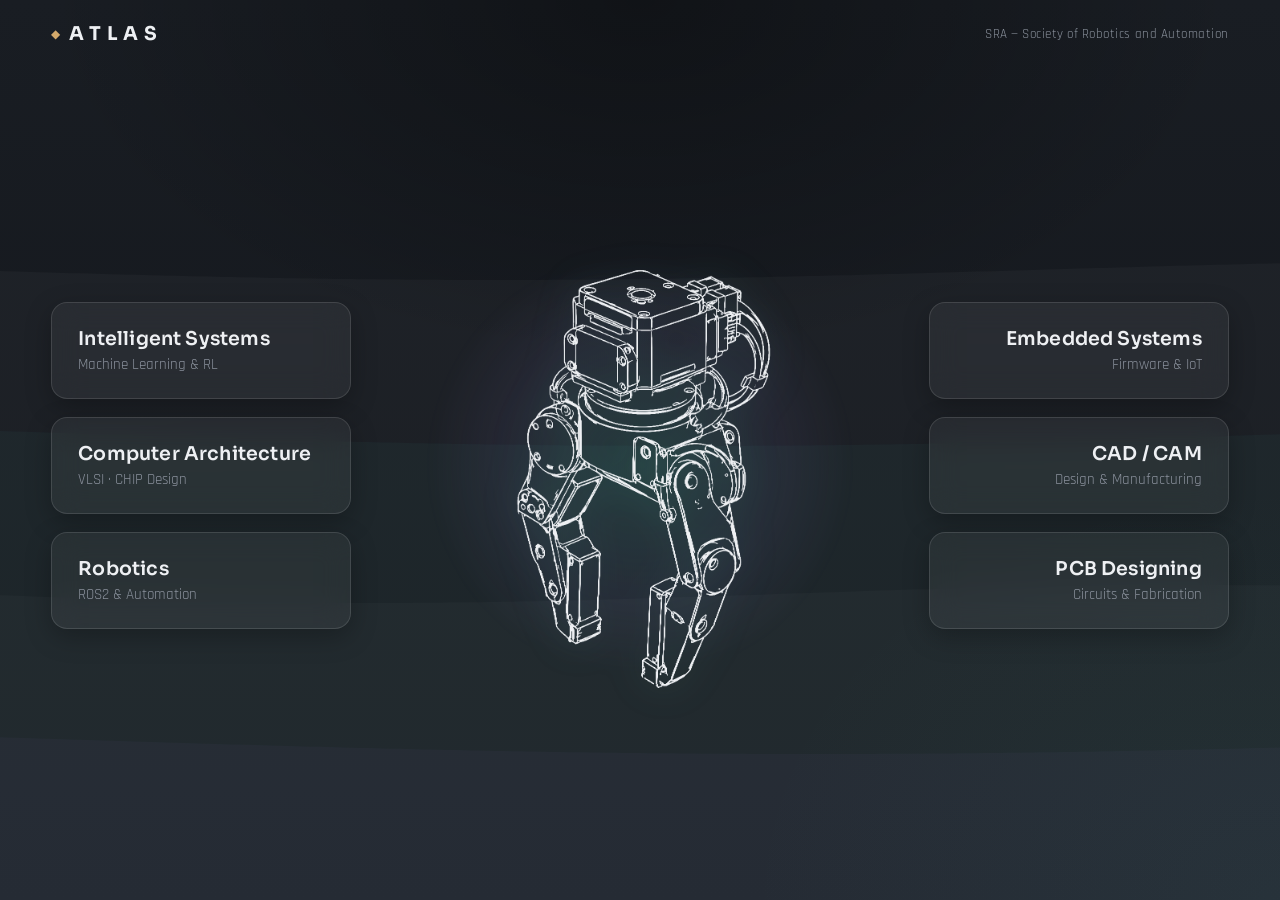
<file: index.html>
<!DOCTYPE html>
<html lang="en">
<head>
<meta charset="UTF-8">
<meta name="viewport" content="width=device-width, initial-scale=1, viewport-fit=cover">
<title>Atlas &mdash; SRA VJTI</title>
<link rel="preconnect" href="https://fonts.googleapis.com">
<link rel="preconnect" href="https://fonts.gstatic.com" crossorigin>
<link href="https://fonts.googleapis.com/css2?family=Sora:wght@500;600;700&family=Rajdhani:wght@400;500;600;700&display=swap" rel="stylesheet">
<link rel="stylesheet" href="css/style.css">
</head>
<body>

<canvas id="waveBg" aria-hidden="true"></canvas>
<div class="grain-veil" aria-hidden="true"></div>

<header class="topbar">
  <div class="brand">
    <span class="brand-mark">&#9670;</span>
    <span class="brand-name">ATLAS</span>
  </div>
  <div class="brand-sub">SRA &mdash; Society of Robotics and Automation</div>
</header>

<main id="heroStage">
  <nav class="rail rail-left" id="railLeft" aria-label="Domains, left"></nav>

  <div class="hero-center">
    <div id="heroGlow" aria-hidden="true"></div>
    <img class="hero-img" src="assets/images/arm.png" alt="Wireframe illustration of a robotic gripper mechanism">
  </div>

  <nav class="rail rail-right" id="railRight" aria-label="Domains, right"></nav>
</main>


<script src="js/wave.js"></script>
<script src="js/main.js"></script>
</body>
</html>
</file>
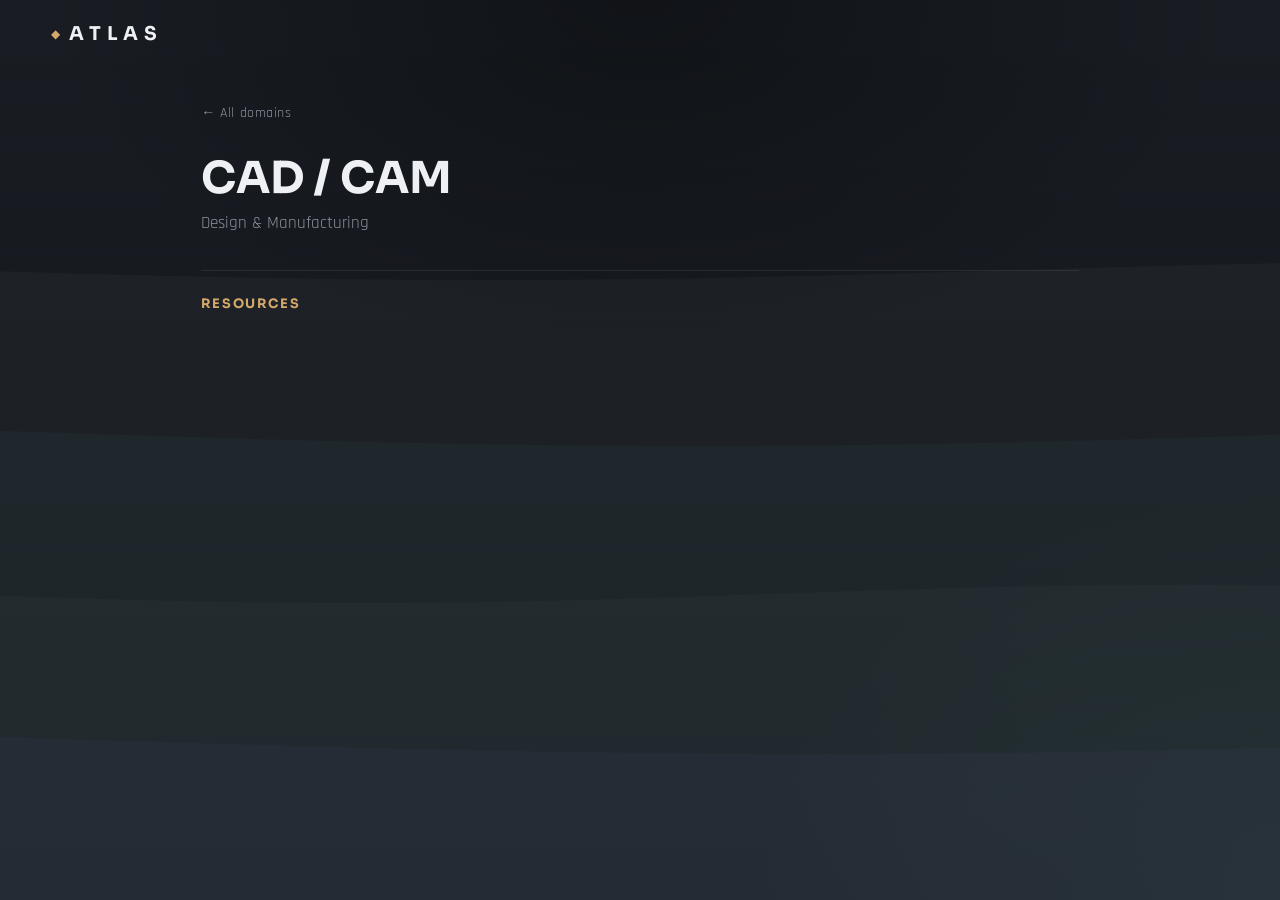
<file: domains/cad-cam.html>
<!DOCTYPE html>
<html lang="en">
<head>
<meta charset="UTF-8">
<meta name="viewport" content="width=device-width, initial-scale=1, viewport-fit=cover">
<title>CAD / CAM &mdash; Atlas</title>
<link rel="preconnect" href="https://fonts.googleapis.com">
<link rel="preconnect" href="https://fonts.gstatic.com" crossorigin>
<link href="https://fonts.googleapis.com/css2?family=Sora:wght@500;600;700&family=Rajdhani:wght@400;500;600;700&display=swap" rel="stylesheet">
<link rel="stylesheet" href="../css/style.css">
</head>
<body>

<canvas id="waveBg" aria-hidden="true"></canvas>
<div class="grain-veil" aria-hidden="true"></div>

<header class="topbar">
  <div class="brand">
    <span class="brand-mark">&#9670;</span>
    <span class="brand-name">ATLAS</span>
  </div>
</header>

<main class="page">
  <a class="back-link" href="../index.html">&larr; All domains</a>
  <h1 class="page-title">CAD / CAM</h1>
  <p class="page-tag">Design &amp; Manufacturing</p>

  <section class="resources">
    <h2>Resources</h2>
  </section>
</main>

<script src="../js/wave.js"></script>
</body>
</html>
</file>
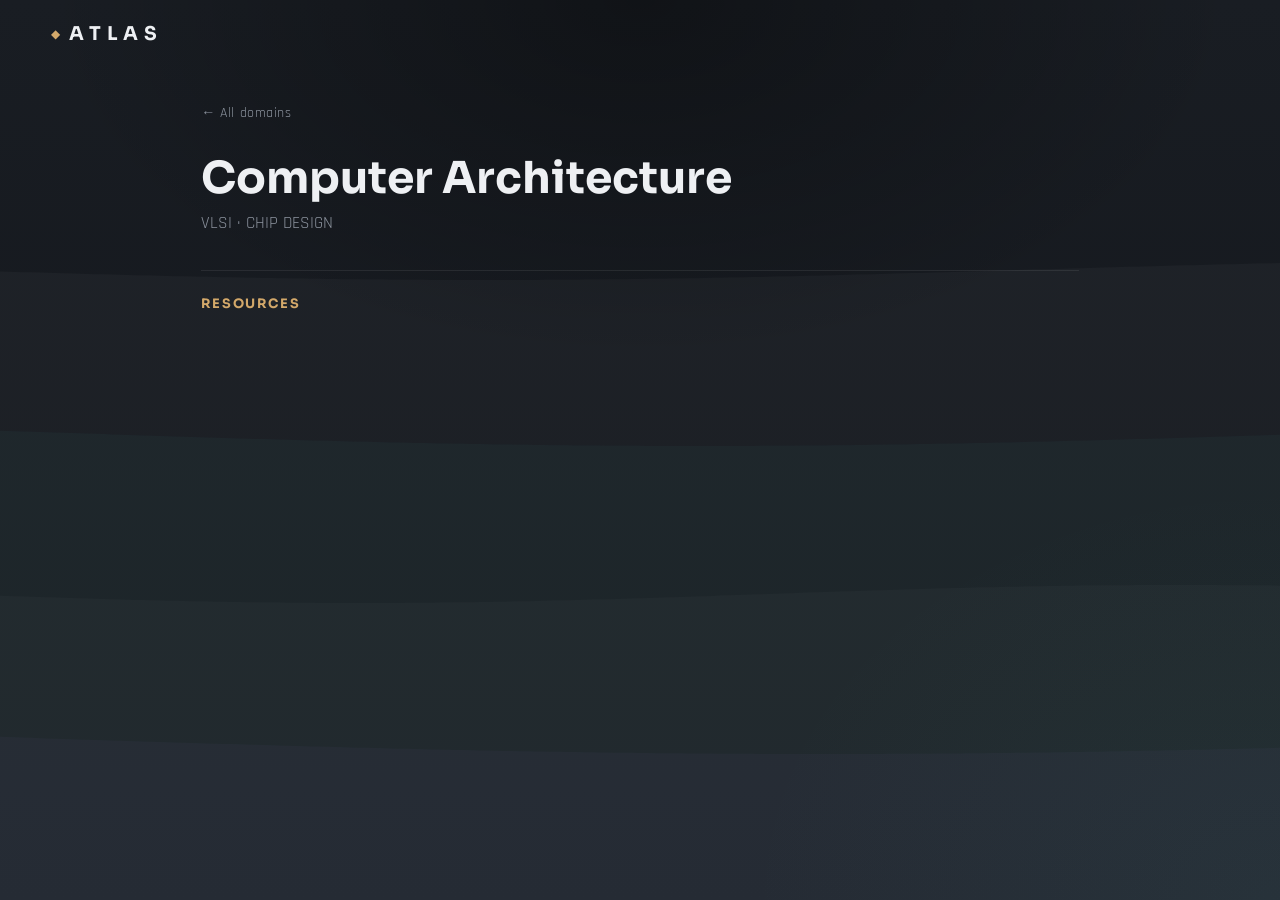
<file: domains/computer-architecture.html>
<!DOCTYPE html>
<html lang="en">
<head>
<meta charset="UTF-8">
<meta name="viewport" content="width=device-width, initial-scale=1, viewport-fit=cover">
<title>Computer Architecture &mdash; Atlas</title>
<link rel="preconnect" href="https://fonts.googleapis.com">
<link rel="preconnect" href="https://fonts.gstatic.com" crossorigin>
<link href="https://fonts.googleapis.com/css2?family=Sora:wght@500;600;700&family=Rajdhani:wght@400;500;600;700&display=swap" rel="stylesheet">
<link rel="stylesheet" href="../css/style.css">
</head>
<body>

<canvas id="waveBg" aria-hidden="true"></canvas>
<div class="grain-veil" aria-hidden="true"></div>

<header class="topbar">
  <div class="brand">
    <span class="brand-mark">&#9670;</span>
    <span class="brand-name">ATLAS</span>
  </div>
</header>

<main class="page">
  <a class="back-link" href="../index.html">&larr; All domains</a>
  <h1 class="page-title">Computer Architecture</h1>
  <p class="page-tag">VLSI · CHIP DESIGN</p>

  <section class="resources">
    <h2>Resources</h2>
  </section>
</main>

<script src="../js/wave.js"></script>
</body>
</html>
</file>
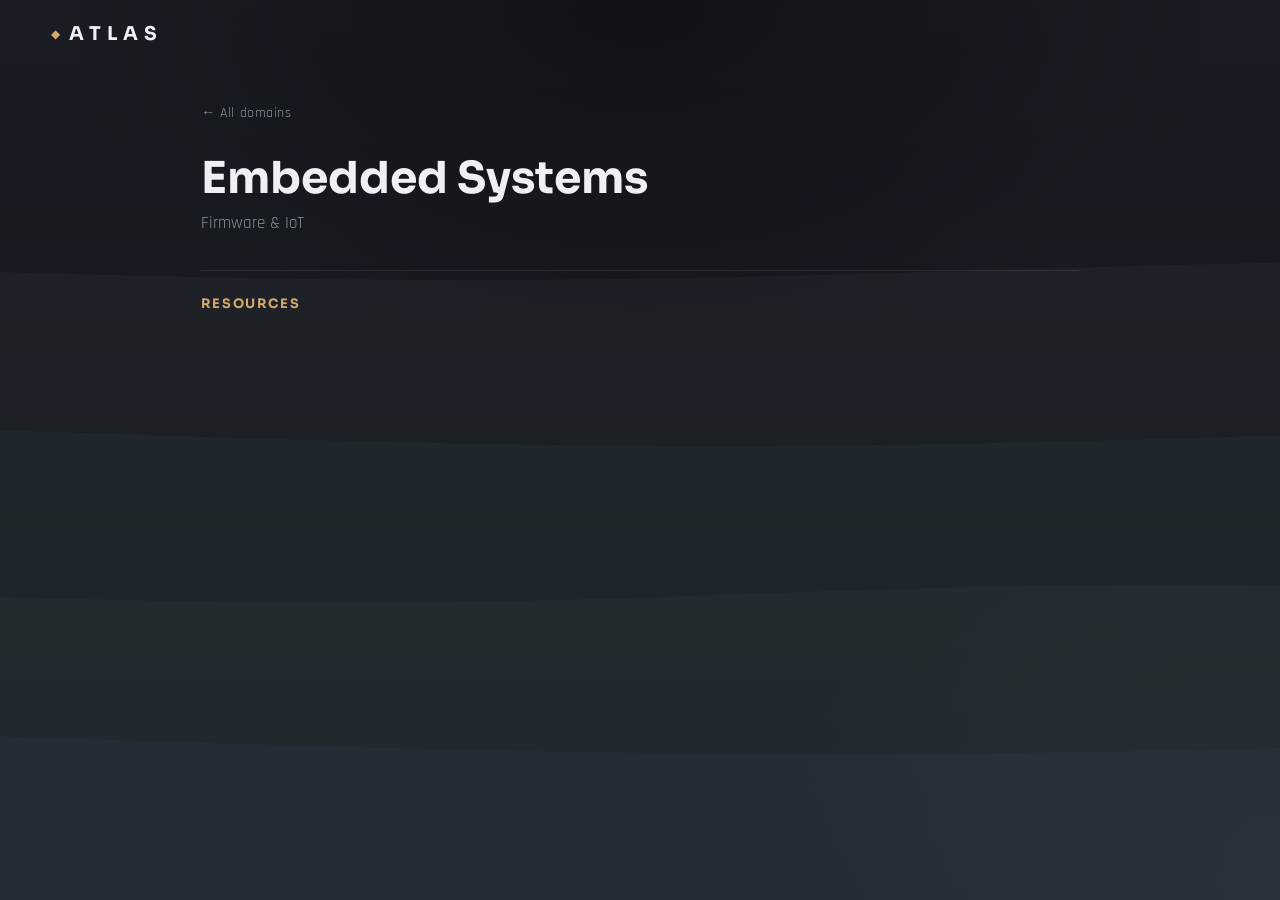
<file: domains/embedded-systems.html>
<!DOCTYPE html>
<html lang="en">
<head>
<meta charset="UTF-8">
<meta name="viewport" content="width=device-width, initial-scale=1, viewport-fit=cover">
<title>Embedded Systems &mdash; Atlas</title>
<link rel="preconnect" href="https://fonts.googleapis.com">
<link rel="preconnect" href="https://fonts.gstatic.com" crossorigin>
<link href="https://fonts.googleapis.com/css2?family=Sora:wght@500;600;700&family=Rajdhani:wght@400;500;600;700&display=swap" rel="stylesheet">
<link rel="stylesheet" href="../css/style.css">
</head>
<body>

<canvas id="waveBg" aria-hidden="true"></canvas>
<div class="grain-veil" aria-hidden="true"></div>

<header class="topbar">
  <div class="brand">
    <span class="brand-mark">&#9670;</span>
    <span class="brand-name">ATLAS</span>
  </div>
</header>

<main class="page">
  <a class="back-link" href="../index.html">&larr; All domains</a>
  <h1 class="page-title">Embedded Systems</h1>
  <p class="page-tag">Firmware &amp; IoT</p>

  <section class="resources">
    <h2>Resources</h2>
  </section>
</main>

<script src="../js/wave.js"></script>
</body>
</html>
</file>
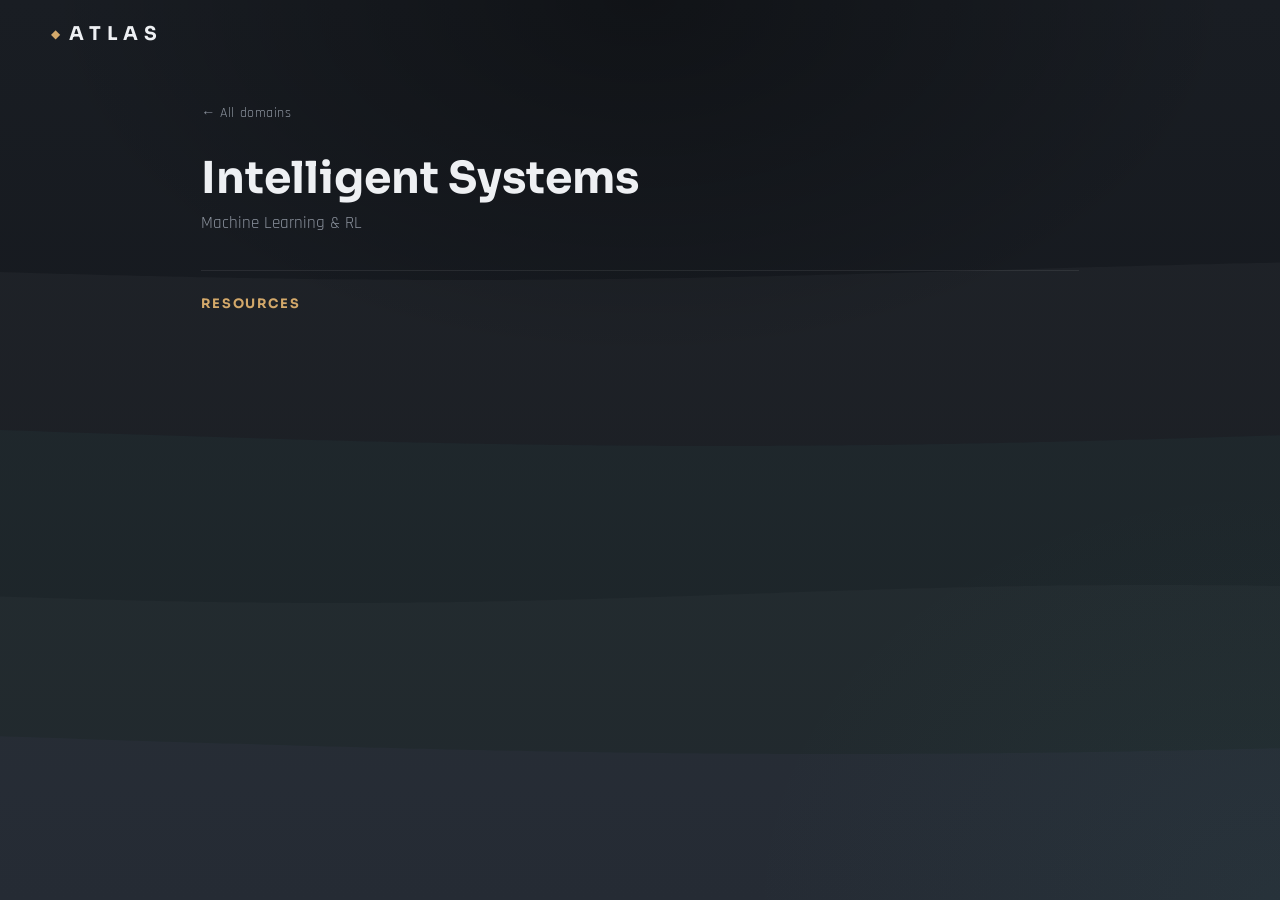
<file: domains/intelligent-systems.html>
<!DOCTYPE html>
<html lang="en">
<head>
<meta charset="UTF-8">
<meta name="viewport" content="width=device-width, initial-scale=1, viewport-fit=cover">
<title>Intelligent Systems &mdash; Atlas</title>
<link rel="preconnect" href="https://fonts.googleapis.com">
<link rel="preconnect" href="https://fonts.gstatic.com" crossorigin>
<link href="https://fonts.googleapis.com/css2?family=Sora:wght@500;600;700&family=Rajdhani:wght@400;500;600;700&display=swap" rel="stylesheet">
<link rel="stylesheet" href="../css/style.css">
</head>
<body>

<canvas id="waveBg" aria-hidden="true"></canvas>
<div class="grain-veil" aria-hidden="true"></div>

<header class="topbar">
  <div class="brand">
    <span class="brand-mark">&#9670;</span>
    <span class="brand-name">ATLAS</span>
  </div>
</header>

<main class="page">
  <a class="back-link" href="../index.html">&larr; All domains</a>
  <h1 class="page-title">Intelligent Systems</h1>
  <p class="page-tag">Machine Learning &amp; RL</p>

  <section class="resources">
    <h2>Resources</h2>
  </section>
</main>

<script src="../js/wave.js"></script>
</body>
</html>
</file>
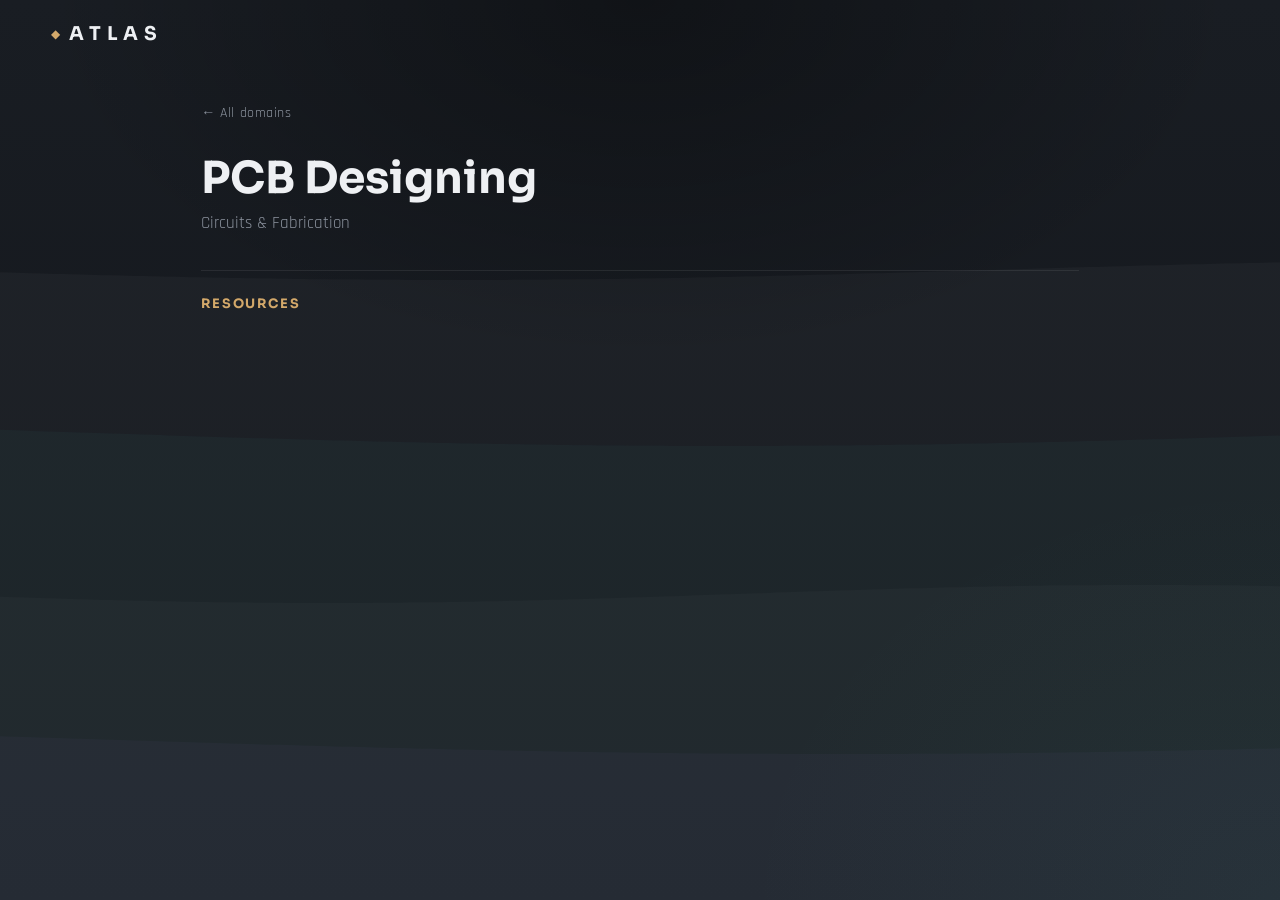
<file: domains/pcb-design.html>
<!DOCTYPE html>
<html lang="en">
<head>
<meta charset="UTF-8">
<meta name="viewport" content="width=device-width, initial-scale=1, viewport-fit=cover">
<title>PCB Designing &mdash; Atlas</title>
<link rel="preconnect" href="https://fonts.googleapis.com">
<link rel="preconnect" href="https://fonts.gstatic.com" crossorigin>
<link href="https://fonts.googleapis.com/css2?family=Sora:wght@500;600;700&family=Rajdhani:wght@400;500;600;700&display=swap" rel="stylesheet">
<link rel="stylesheet" href="../css/style.css">
</head>
<body>

<canvas id="waveBg" aria-hidden="true"></canvas>
<div class="grain-veil" aria-hidden="true"></div>

<header class="topbar">
  <div class="brand">
    <span class="brand-mark">&#9670;</span>
    <span class="brand-name">ATLAS</span>
  </div>
</header>

<main class="page">
  <a class="back-link" href="../index.html">&larr; All domains</a>
  <h1 class="page-title">PCB Designing</h1>
  <p class="page-tag">Circuits &amp; Fabrication</p>

  <section class="resources">
    <h2>Resources</h2>
  </section>
</main>

<script src="../js/wave.js"></script>
</body>
</html>
</file>
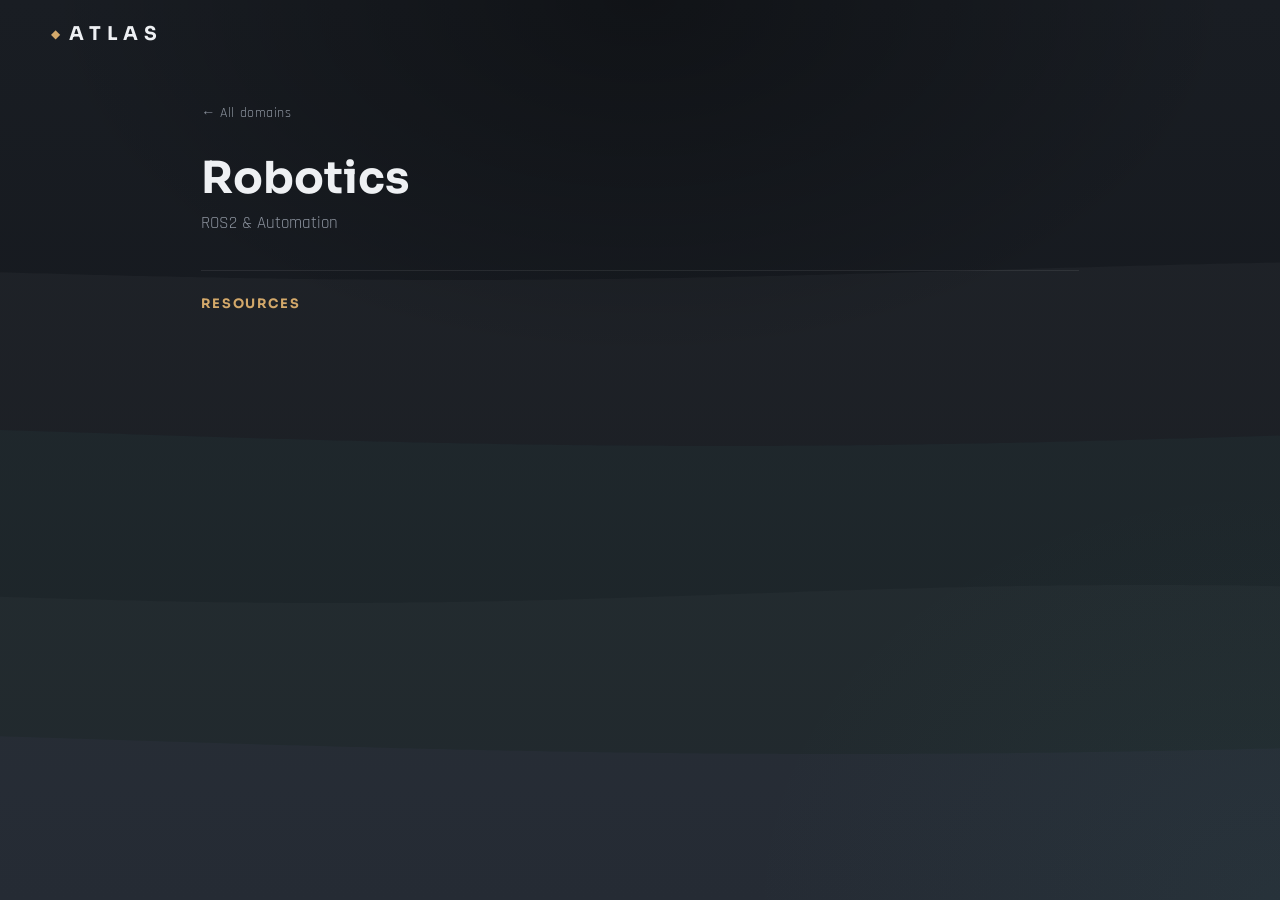
<file: domains/robotics.html>
<!DOCTYPE html>
<html lang="en">
<head>
<meta charset="UTF-8">
<meta name="viewport" content="width=device-width, initial-scale=1, viewport-fit=cover">
<title>Robotics &mdash; Atlas</title>
<link rel="preconnect" href="https://fonts.googleapis.com">
<link rel="preconnect" href="https://fonts.gstatic.com" crossorigin>
<link href="https://fonts.googleapis.com/css2?family=Sora:wght@500;600;700&family=Rajdhani:wght@400;500;600;700&display=swap" rel="stylesheet">
<link rel="stylesheet" href="../css/style.css">
</head>
<body>

<canvas id="waveBg" aria-hidden="true"></canvas>
<div class="grain-veil" aria-hidden="true"></div>

<header class="topbar">
  <div class="brand">
    <span class="brand-mark">&#9670;</span>
    <span class="brand-name">ATLAS</span>
  </div>
</header>

<main class="page">
  <a class="back-link" href="../index.html">&larr; All domains</a>
  <h1 class="page-title">Robotics</h1>
  <p class="page-tag">ROS2 &amp; Automation</p>

  <section class="resources">
    <h2>Resources</h2>
  </section>
</main>

<script src="../js/wave.js"></script>
</body>
</html>
</file>
<file: css/style.css>
:root{
  --bg:#171a1f;
  --bg2:#1e222a;
  --glass:rgba(255,255,255,.05);
  --glass-hover:rgba(255,255,255,.09);
  --glass-border:rgba(255,255,255,.12);
  --ink:#eef0f3;
  --ink-dim:#8a919c;
  --line:rgba(255,255,255,.08)  ;
  --line-strong:rgba(255,255,255,.16);
  --brass:#d3a86a;
  --steel:#6fa3b8;
  --teal:#4fb8ab;
  --violet:#8f7fd6;
}
*{box-sizing:border-box;}
html,body{
  height:100%;
  margin:0;
  background:var(--bg);
  color:var(--ink);
  font-family:'Rajdhani', sans-serif;
  overflow-x:hidden;
  -webkit-tap-highlight-color:transparent;
}
body{
  min-height:100%;
  display:flex;
  flex-direction:column;
  position:relative;
}

#waveBg{
  position:fixed;
  inset:0;
  z-index:0;
  width:100%;
  height:100%;
  display:block;
}
.grain-veil{
  position:fixed;
  inset:0;
  z-index:1;
  pointer-events:none;
  background:
    radial-gradient(ellipse 1000px 600px at 50% 0%, rgba(0,0,0,.35), transparent 60%),
    radial-gradient(ellipse 900px 700px at 100% 100%, rgba(79,184,171,.05), transparent 60%);
}

.topbar, #heroStage{ position:relative; z-index:2; }

.topbar{
  display:flex;
  align-items:baseline;
  justify-content:space-between;
  gap:12px;
  flex-wrap:wrap;
  padding:calc(22px + env(safe-area-inset-top,0px)) clamp(20px,4vw,52px) 0;
}
.brand{ display:flex; align-items:center; gap:9px; }
.brand-mark{ color:var(--brass); font-size:12px; }
.brand-name{
  font-family:'Sora', sans-serif;
  font-weight:700;
  font-size:19px;
  letter-spacing:.3em;
  color:var(--ink);
}
.brand-sub{
  font-size:13px;
  letter-spacing:.04em;
  color:var(--ink-dim);
}

#heroStage{
  flex:1;
  display:grid;
  grid-template-columns:minmax(230px,300px) minmax(320px,1fr) minmax(230px,300px);
  align-items:center;
  gap:clamp(14px,3vw,40px);
  max-width:1440px;
  width:100%;
  margin:0 auto;
  padding:clamp(20px,4vw,48px) clamp(20px,4vw,52px) clamp(40px,6vw,64px);
}

.rail{
  display:flex;
  flex-direction:column;
  gap:18px;
}
.rail-right{ align-items:stretch; }
.rail-right .domain-card{ text-align:right; }
.rail-right .domain-card::before{ left:auto; right:0; }

.domain-card{
  position:relative;
  display:flex;
  flex-direction:column;
  gap:5px;
  padding:24px 26px;
  min-height:92px;
  justify-content:center;
  background:var(--glass);
  border:1px solid var(--glass-border);
  border-radius:16px;
  box-shadow:0 8px 26px rgba(0,0,0,.25);
  backdrop-filter:blur(14px);
  -webkit-backdrop-filter:blur(14px);
  cursor:pointer;
  text-align:left;
  font-family:inherit;
  color:var(--ink);
  text-decoration:none;
  overflow:hidden;
  transition:background .25s ease, border-color .25s ease, transform .25s ease, box-shadow .25s ease;
}
.domain-card::before{
  content:'';
  position:absolute;
  top:0; left:0; bottom:0;
  width:4px;
  background:var(--brass);
  opacity:0;
  transition:opacity .25s ease;
}
.domain-card:hover, .domain-card:focus-visible{
  background:var(--glass-hover);
  transform:translateY(-2px);
  box-shadow:0 14px 34px rgba(0,0,0,.35);
  outline:none;
}
.domain-card:hover::before, .domain-card:focus-visible::before{ opacity:1; }
.domain-card .d-name{
  font-family:'Sora', sans-serif;
  font-weight:600;
  font-size:19px;
  letter-spacing:.01em;
}
.domain-card .d-tag{
  font-size:14.5px;
  color:var(--ink-dim);
}

.hero-center{
  position:relative;
  display:flex;
  flex-direction:column;
  align-items:center;
  justify-content:center;
  min-height:min(64vh, 560px);
}
#heroGlow{
  position:absolute;
  width:min(44vw, 420px);
  height:min(44vw, 420px);
  border-radius:50%;
  background:radial-gradient(circle, rgba(79,184,171,.16) 0%, rgba(143,127,214,.08) 46%, transparent 72%);
  pointer-events:none;
  filter:blur(6px);
}
.hero-img{
  position:relative;
  display:block;
  width:min(50vw, 460px);
  height:auto;
  filter:drop-shadow(0 0 18px rgba(79,184,171,.25));
  user-select:none;
  -webkit-user-drag:none;
}

/* domain pages */
.page{
  position:relative;
  z-index:2;
  flex:1;
  width:100%;
  max-width:980px;
  margin:0 auto;
  padding:clamp(24px,5vw,56px) clamp(20px,4vw,52px) 64px;
}
.back-link{
  display:inline-block;
  font-size:14px;
  letter-spacing:.04em;
  color:var(--ink-dim);
  text-decoration:none;
  margin-bottom:28px;
  transition:color .2s ease;
}
.back-link:hover, .back-link:focus-visible{ color:var(--brass); outline:none; }
.page-title{
  font-family:'Sora', sans-serif;
  font-weight:700;
  font-size:clamp(28px,5vw,44px);
  margin:0 0 6px;
  text-wrap:balance;
}
.page-tag{ color:var(--ink-dim); font-size:17px; margin:0 0 36px; }
.resources{
  border-top:1px solid var(--line);
  padding-top:24px;
}
.resources h2{
  font-family:'Sora', sans-serif;
  font-size:13px;
  letter-spacing:.14em;
  text-transform:uppercase;
  color:var(--brass);
  margin:0 0 16px;
}

@media (max-width:860px){
  #heroStage{
    grid-template-columns:1fr;
    justify-items:center;
  }
  .hero-center{ order:-1; }
  .rail{
    flex-direction:row;
    flex-wrap:wrap;
    width:100%;
    justify-content:center;
  }
  .rail .domain-card{ flex:1 1 260px; text-align:left; padding:20px 22px; }
  .rail .domain-card::before{ left:0; right:auto; }
}
@media (max-width:480px){
  .brand-sub{ display:none; }
}
@media (prefers-reduced-motion: reduce){
  .domain-card{ transition:none !important; }
}
</file>
